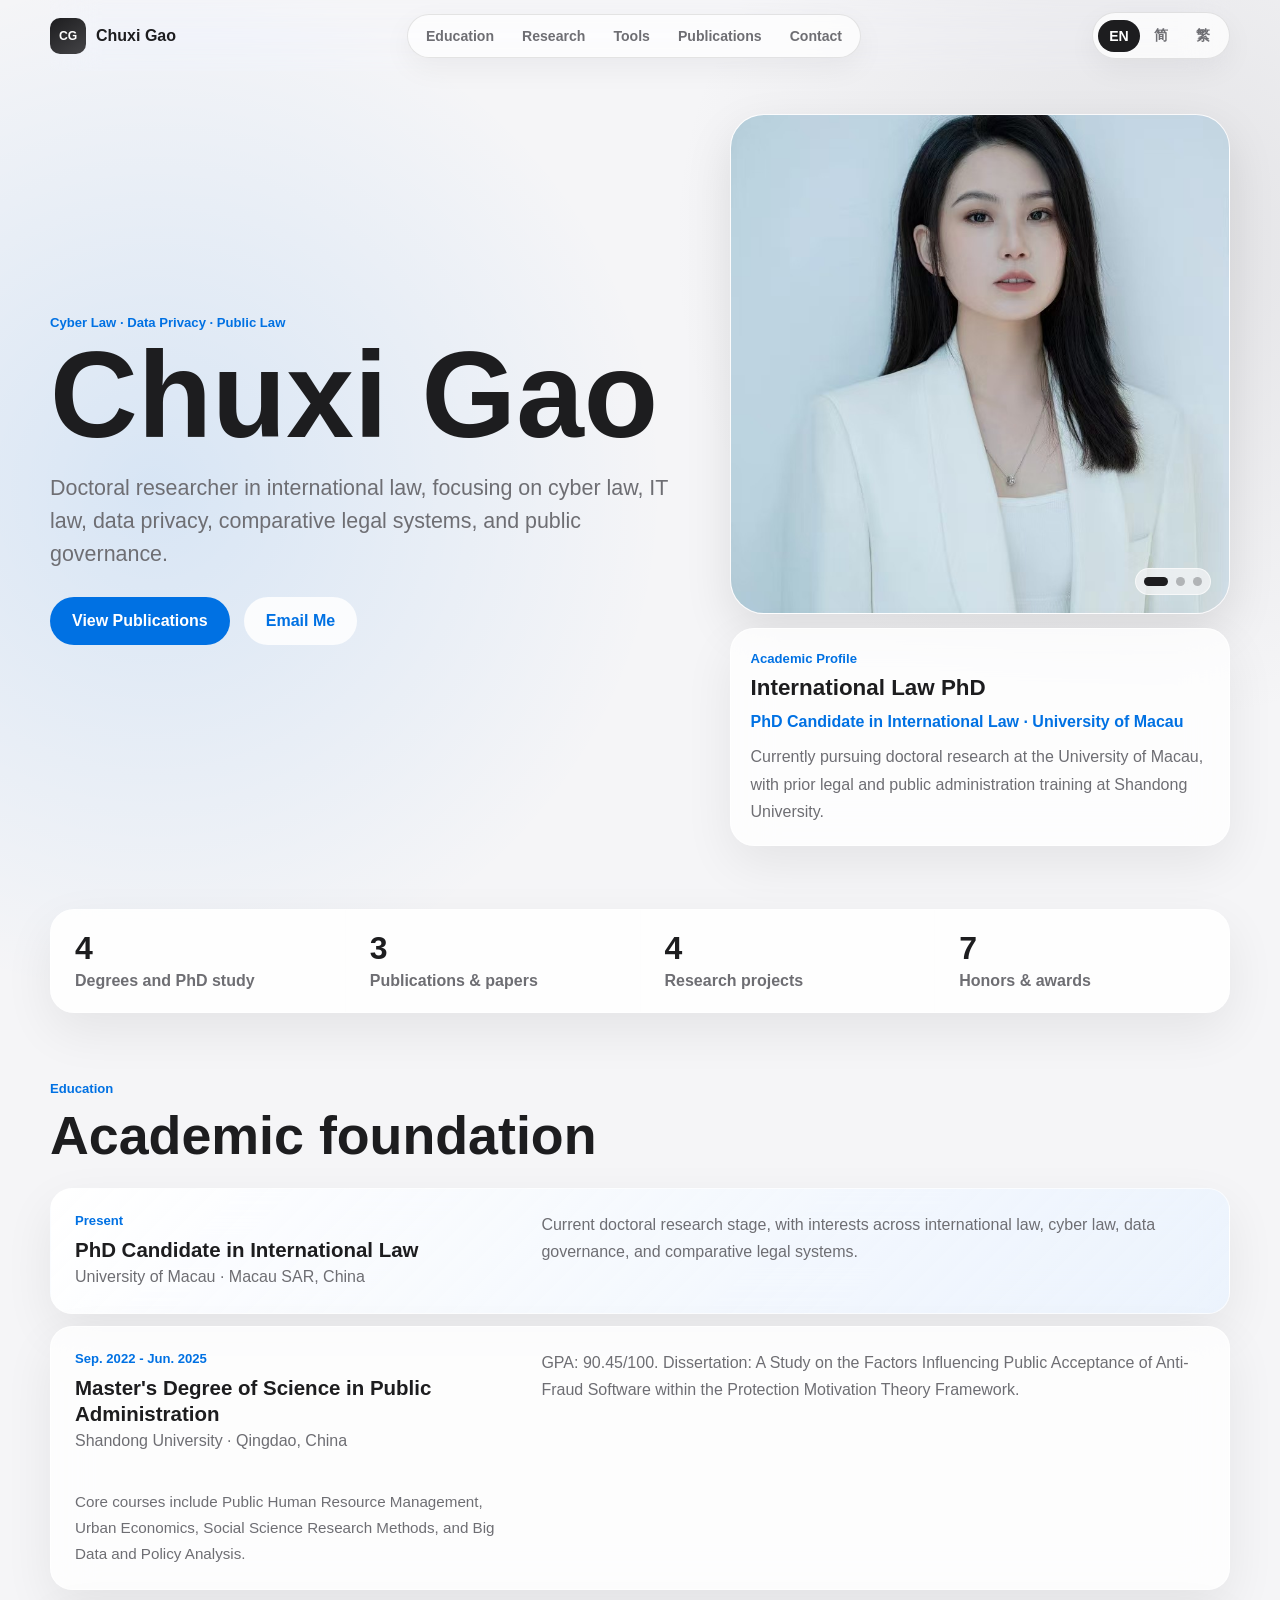
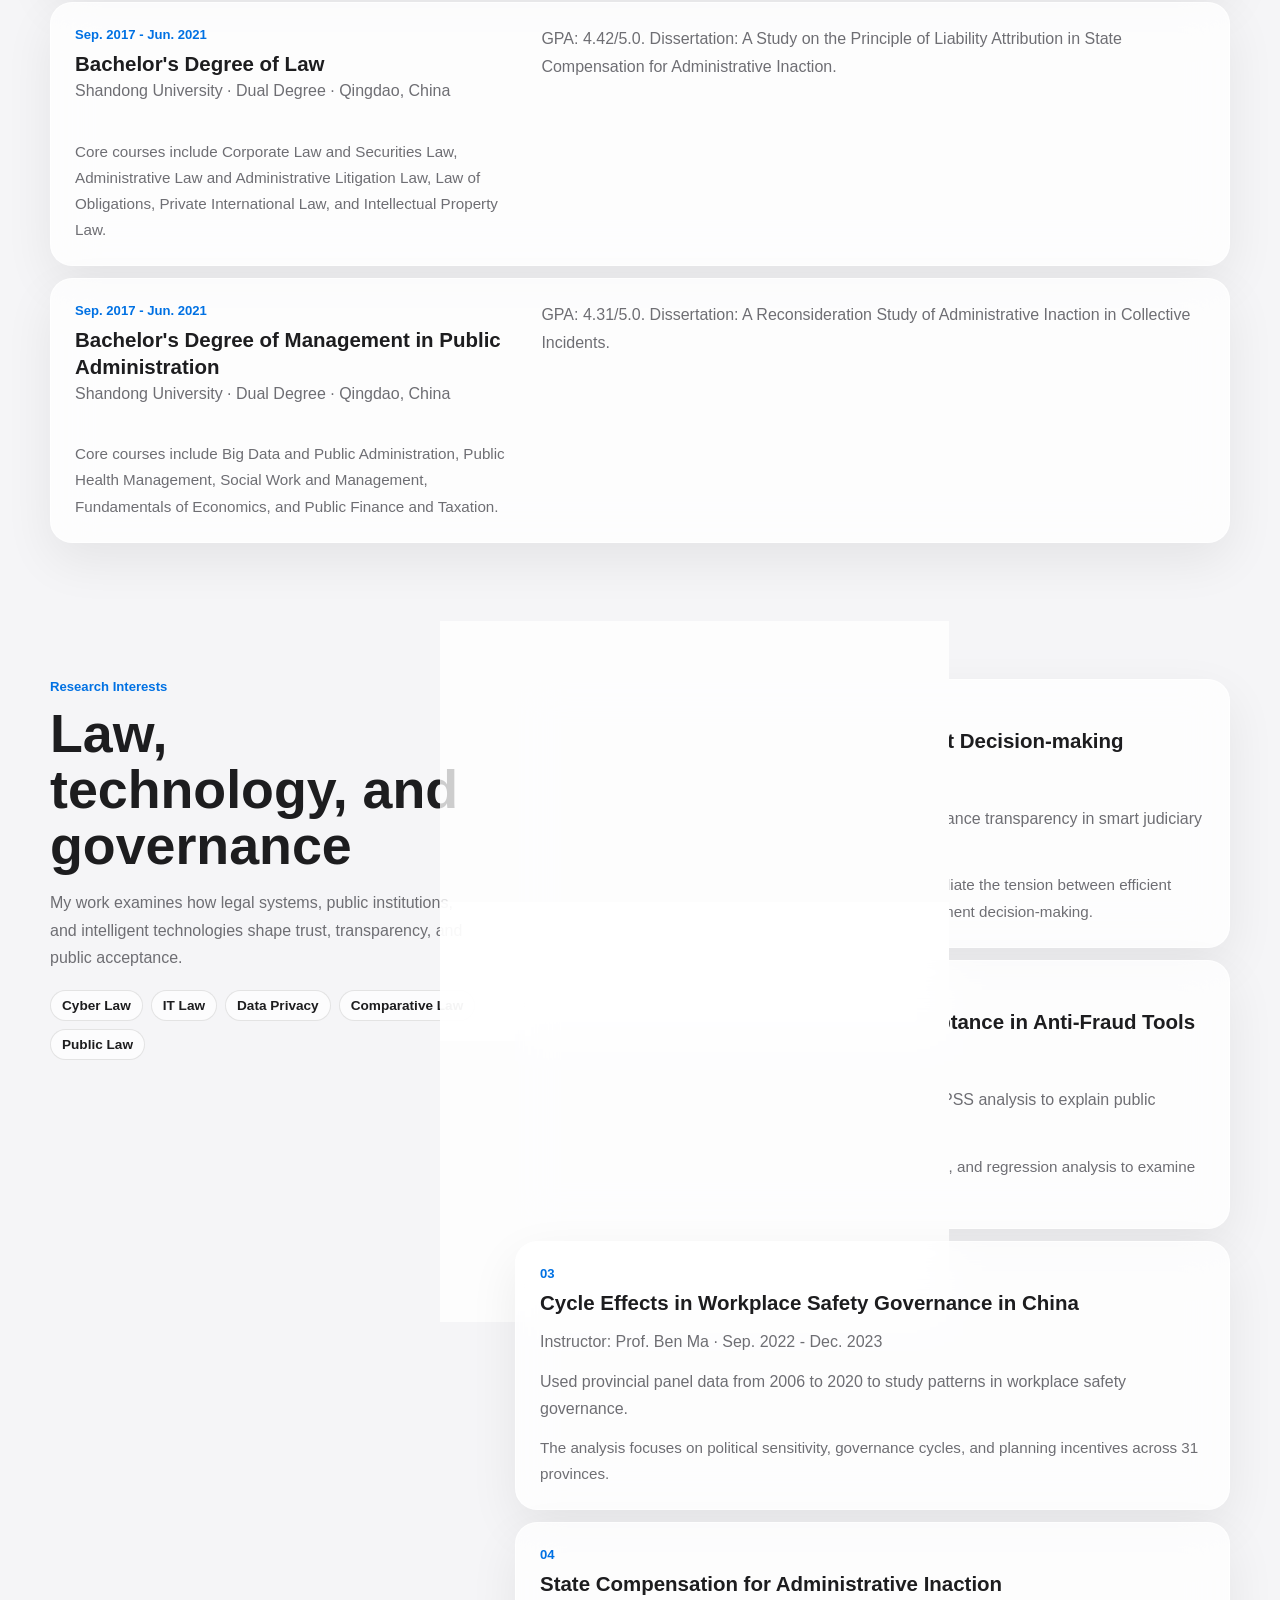
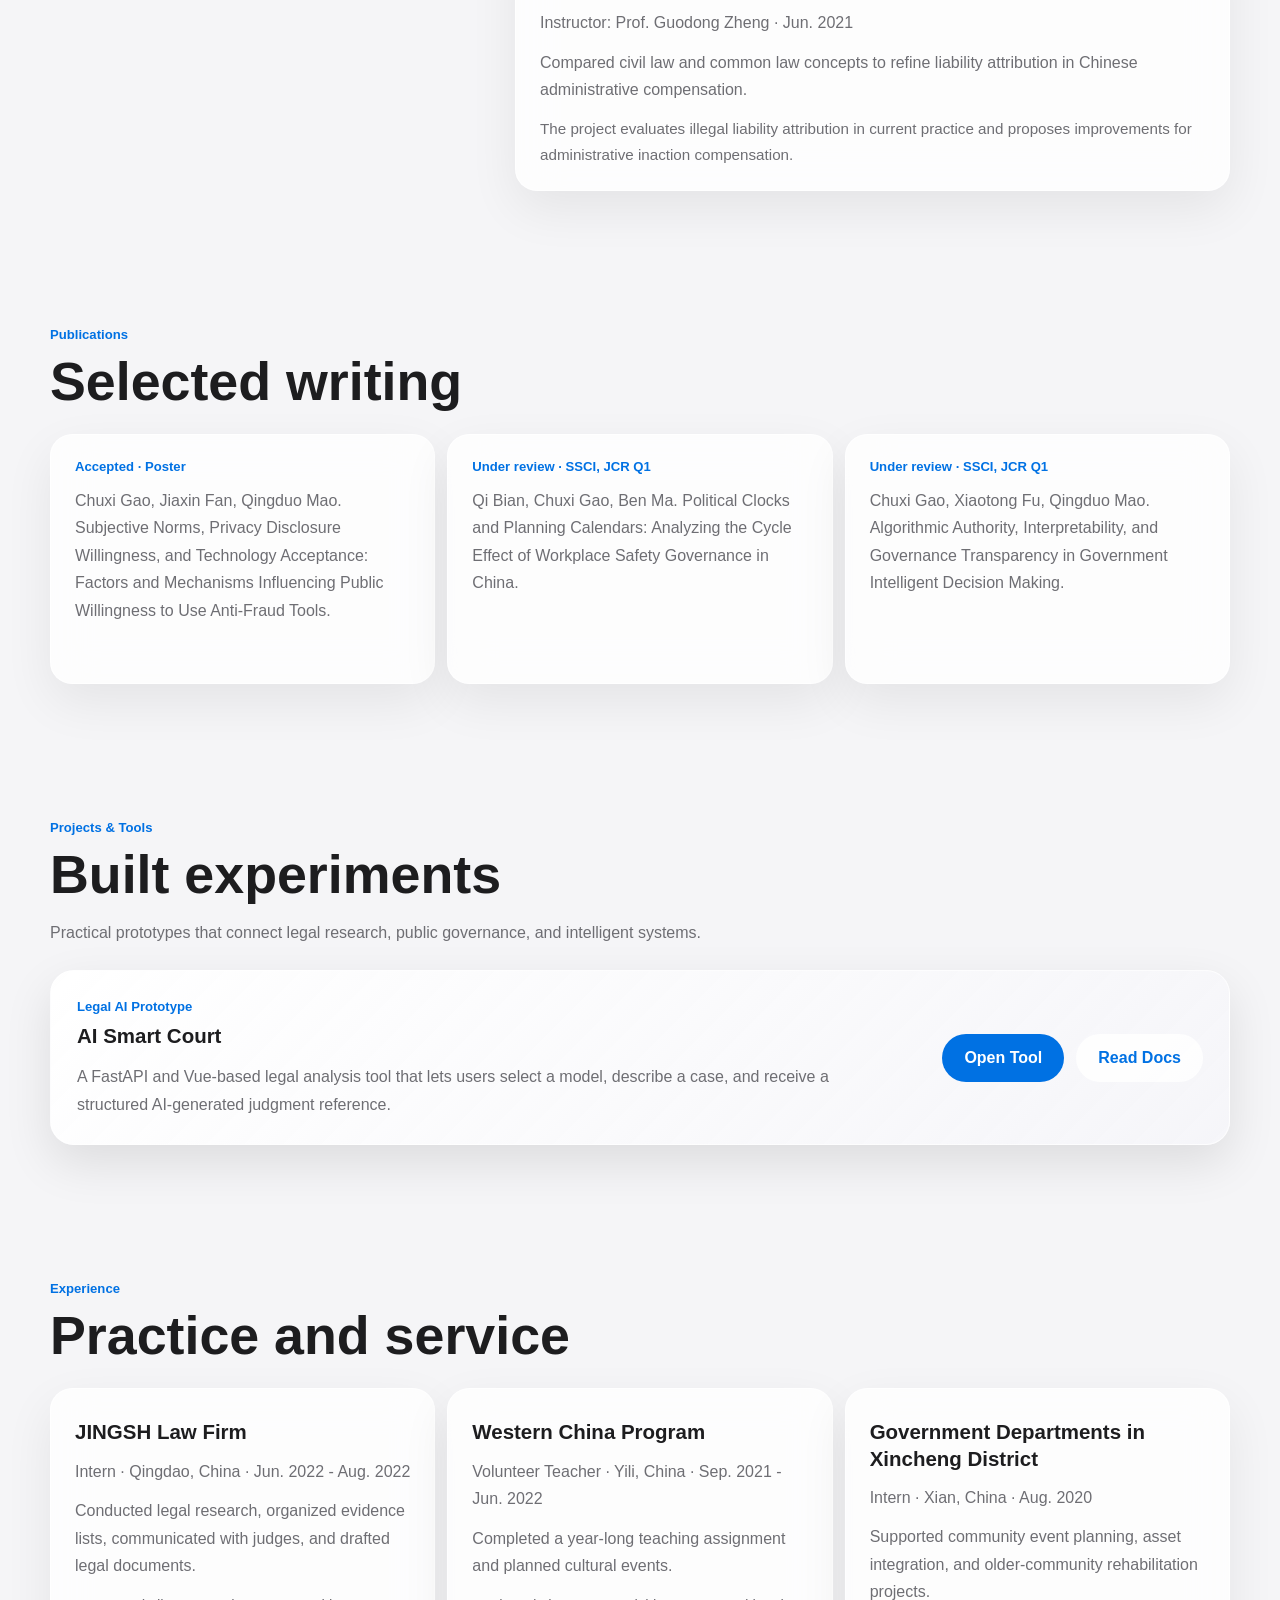
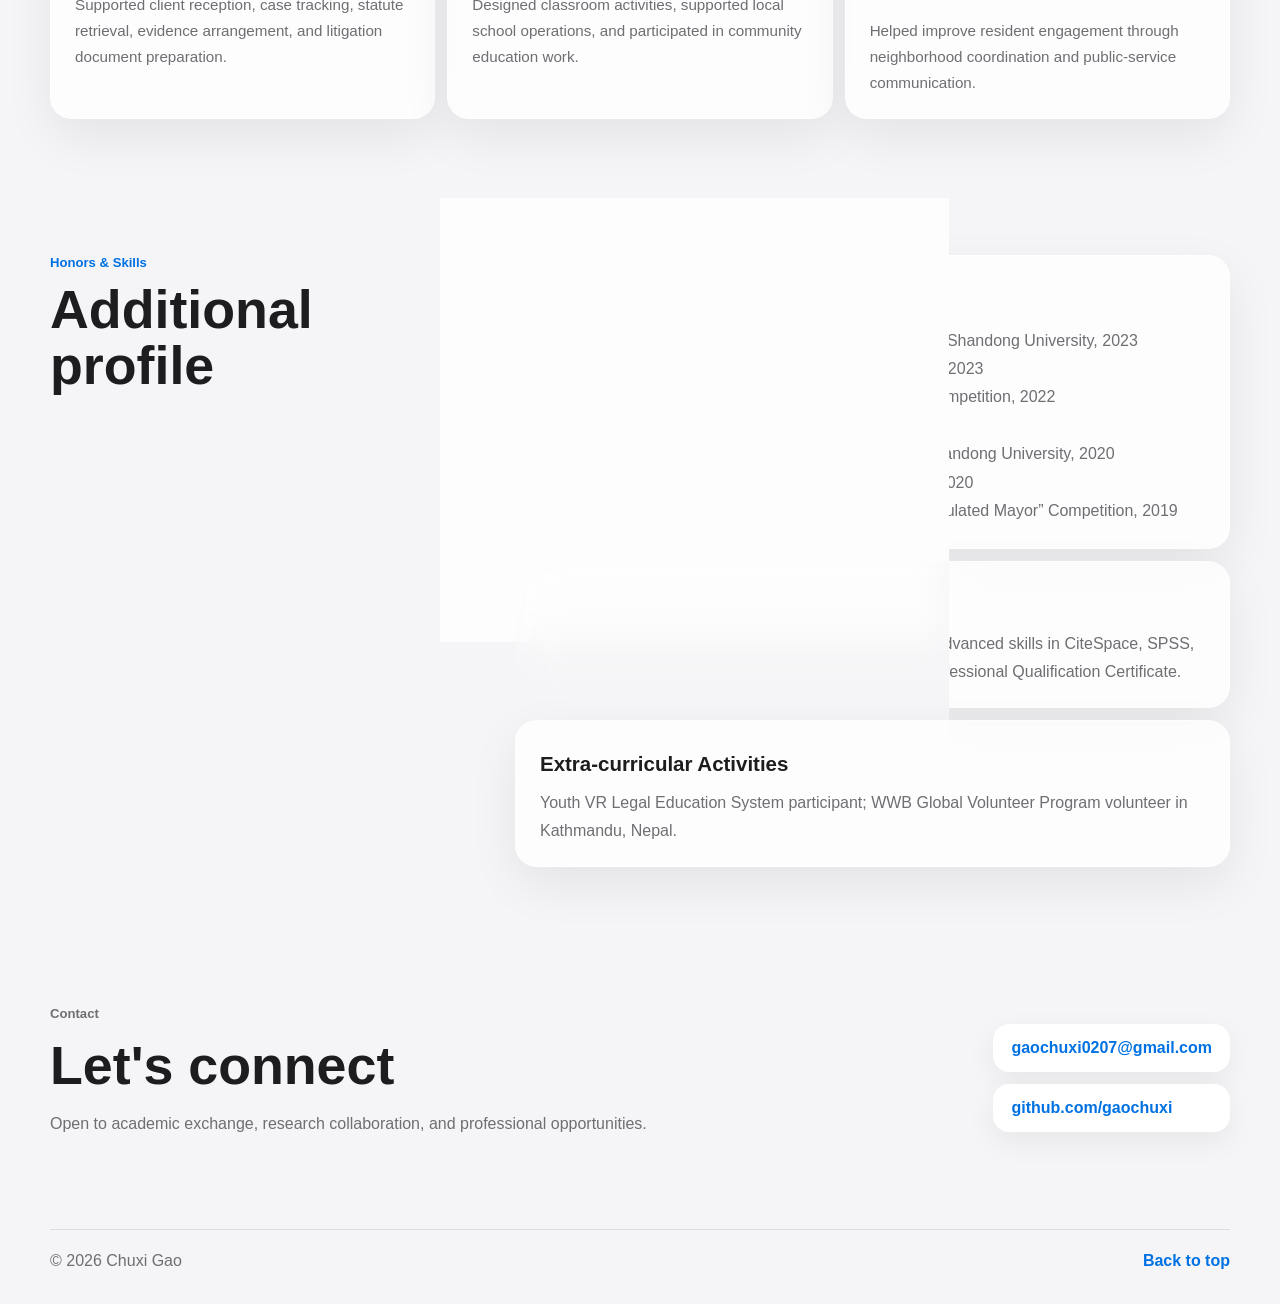
<file: index.html>
<!doctype html>
<html lang="en">
  <head>
    <meta charset="utf-8" />
    <meta name="viewport" content="width=device-width, initial-scale=1" />
    <meta
      name="description"
      content="Chuxi Gao's personal academic profile in cyber law, IT law, data privacy, public law, and public administration."
    />
    <title>Chuxi Gao | Academic Profile</title>
    <link rel="stylesheet" href="./styles.css" />
  </head>
  <body>
    <header class="site-header">
      <a class="brand" href="#top" aria-label="Chuxi Gao">
        <span class="brand-mark">CG</span>
        <span>Chuxi Gao</span>
      </a>

      <nav class="site-nav" aria-label="Primary navigation">
        <a href="#education" data-i18n="nav.education">Education</a>
        <a href="#research" data-i18n="nav.research">Research</a>
        <a href="#tools" data-i18n="nav.tools">Tools</a>
        <a href="#publications" data-i18n="nav.publications">Publications</a>
        <a href="#contact" data-i18n="nav.contact">Contact</a>
      </nav>

      <div class="language-switcher" aria-label="Language selector">
        <button class="lang-button is-active" type="button" data-lang="en">EN</button>
        <button class="lang-button" type="button" data-lang="zh">简</button>
        <button class="lang-button" type="button" data-lang="zhHant">繁</button>
      </div>
    </header>

    <main id="top">
      <section class="hero" aria-labelledby="hero-title">
        <div class="hero-copy">
          <p class="eyebrow" data-i18n="hero.kicker">Cyber Law · Data Privacy · Public Law</p>
          <h1 id="hero-title" data-i18n="hero.name">Chuxi Gao</h1>
          <p class="hero-subtitle" data-i18n="hero.subtitle">
            Researcher in public administration and law, focusing on cyber law, IT law,
            data privacy, comparative legal systems, and public governance.
          </p>
          <div class="hero-actions">
            <a class="button primary" href="#publications" data-i18n="hero.primary">View Publications</a>
            <a class="button secondary" href="mailto:gaochuxi0207@gmail.com" data-i18n="hero.secondary">
              Email Me
            </a>
          </div>
        </div>

        <aside class="profile-panel" aria-label="Profile summary">
          <div class="hero-photo carousel" aria-label="Chuxi Gao photo carousel">
            <img class="carousel-image is-active" src="./assets/images/chuxi-portrait.jpg" alt="Portrait of Chuxi Gao" />
            <img class="carousel-image" src="./assets/images/chuxi-full.jpg" alt="Chuxi Gao in a white suit" />
            <img class="carousel-image" src="./assets/images/chuxi-candid.jpg" alt="A candid personal photo of Chuxi Gao" />
            <div class="carousel-controls" aria-label="Photo carousel controls">
              <button class="carousel-dot is-active" type="button" aria-label="Show portrait photo" data-slide="0"></button>
              <button class="carousel-dot" type="button" aria-label="Show full-length photo" data-slide="1"></button>
              <button class="carousel-dot" type="button" aria-label="Show candid photo" data-slide="2"></button>
            </div>
          </div>
          <div class="profile-card">
            <span class="profile-label" data-i18n="hero.cardLabel">Academic Profile</span>
            <strong data-i18n="hero.cardTitle">Public Administration & Law</strong>
            <p class="profile-role" data-i18n="hero.current">PhD Candidate in International Law · University of Macau</p>
            <p data-i18n="hero.cardText">
              Shandong University graduate with dual bachelor's degrees and a master's degree in public administration.
            </p>
          </div>
        </aside>
      </section>

      <section class="stats-strip" aria-label="Profile highlights">
        <div>
          <strong>4</strong>
          <span data-i18n="stats.degrees">Degrees</span>
        </div>
        <div>
          <strong>3</strong>
          <span data-i18n="stats.papers">Publications & papers</span>
        </div>
        <div>
          <strong>4</strong>
          <span data-i18n="stats.projects">Research projects</span>
        </div>
        <div>
          <strong>7</strong>
          <span data-i18n="stats.awards">Honors & awards</span>
        </div>
      </section>

      <section id="education" class="section">
        <div class="section-heading">
          <p class="section-kicker" data-i18n="sections.educationKicker">Education</p>
          <h2 data-i18n="sections.educationTitle">Academic foundation</h2>
        </div>
        <div class="timeline">
          <article class="timeline-item current">
            <div>
              <span class="date" data-i18n="edu.phd.date">Present</span>
              <h3 data-i18n="edu.phd.title">PhD Candidate in International Law</h3>
              <p data-i18n="edu.phd.school">University of Macau · Macau SAR, China</p>
            </div>
            <p data-i18n="edu.phd.detail">
              Current doctoral research stage, with interests across international law, cyber law, data governance,
              and comparative legal systems.
            </p>
          </article>

          <article class="timeline-item">
            <div>
              <span class="date">Sep. 2022 - Jun. 2025</span>
              <h3 data-i18n="edu.master.title">Master's Degree of Science in Public Administration</h3>
              <p data-i18n="edu.master.school">Shandong University · Qingdao, China</p>
            </div>
            <p data-i18n="edu.master.detail">
              GPA: 90.45/100. Dissertation: A Study on the Factors Influencing Public Acceptance of
              Anti-Fraud Software within the Protection Motivation Theory Framework.
            </p>
            <p class="detail-note" data-i18n="edu.master.courses">
              Core courses include Public Human Resource Management, Urban Economics, Social Science Research Methods,
              and Big Data and Policy Analysis.
            </p>
          </article>

          <article class="timeline-item">
            <div>
              <span class="date">Sep. 2017 - Jun. 2021</span>
              <h3 data-i18n="edu.law.title">Bachelor's Degree of Law</h3>
              <p data-i18n="edu.law.school">Shandong University · Dual Degree · Qingdao, China</p>
            </div>
            <p data-i18n="edu.law.detail">
              GPA: 4.42/5.0. Dissertation: A Study on the Principle of Liability Attribution in State
              Compensation for Administrative Inaction.
            </p>
            <p class="detail-note" data-i18n="edu.law.courses">
              Core courses include Corporate Law and Securities Law, Administrative Law and Administrative Litigation Law,
              Law of Obligations, Private International Law, and Intellectual Property Law.
            </p>
          </article>

          <article class="timeline-item">
            <div>
              <span class="date">Sep. 2017 - Jun. 2021</span>
              <h3 data-i18n="edu.management.title">Bachelor's Degree of Management in Public Administration</h3>
              <p data-i18n="edu.management.school">Shandong University · Dual Degree · Qingdao, China</p>
            </div>
            <p data-i18n="edu.management.detail">
              GPA: 4.31/5.0. Dissertation: A Reconsideration Study of Administrative Inaction in Collective Incidents.
            </p>
            <p class="detail-note" data-i18n="edu.management.courses">
              Core courses include Big Data and Public Administration, Public Health Management,
              Social Work and Management, Fundamentals of Economics, and Public Finance and Taxation.
            </p>
          </article>
        </div>
      </section>

      <section id="research" class="section two-column">
        <div class="section-heading sticky-heading">
          <p class="section-kicker" data-i18n="sections.researchKicker">Research Interests</p>
          <h2 data-i18n="sections.researchTitle">Law, technology, and governance</h2>
          <p data-i18n="sections.researchText">
            My work examines how legal systems, public institutions, and intelligent technologies shape trust,
            transparency, and public acceptance.
          </p>
          <div class="tag-cloud" aria-label="Research keywords">
            <span data-i18n="research.tag.one">Cyber Law</span>
            <span data-i18n="research.tag.two">IT Law</span>
            <span data-i18n="research.tag.three">Data Privacy</span>
            <span data-i18n="research.tag.four">Comparative Law</span>
            <span data-i18n="research.tag.five">Public Law</span>
          </div>
        </div>

        <div class="research-list">
          <article class="glass-card">
            <span>01</span>
            <h3 data-i18n="research.judicial.title">Intelligent Judicial Practice in Government Decision-making</h3>
            <p data-i18n="research.judicial.meta">Instructor: Prof. Qingduo Mao · Jul. 2023 - Present</p>
            <p data-i18n="research.judicial.body">
              Examined algorithmic authority, explainability, and governance transparency in smart judiciary practices.
            </p>
            <p class="detail-note" data-i18n="research.judicial.more">
              The project discusses how algorithmic explainability can mediate the tension between efficient authority
              and accountable transparency in intelligent government decision-making.
            </p>
          </article>

          <article class="glass-card">
            <span>02</span>
            <h3 data-i18n="research.privacy.title">Privacy Disclosure and Technology Acceptance in Anti-Fraud Tools</h3>
            <p data-i18n="research.privacy.meta">Instructor: Prof. Ben Ma · Jan. 2023 - Feb. 2024</p>
            <p data-i18n="research.privacy.body">
              Built an empirical model with 1,000 questionnaires and SPSS analysis to explain public willingness to use anti-fraud technologies.
            </p>
            <p class="detail-note" data-i18n="research.privacy.more">
              The study combines questionnaire design, correlation testing, and regression analysis to examine privacy
              disclosure willingness and technology acceptance.
            </p>
          </article>

          <article class="glass-card">
            <span>03</span>
            <h3 data-i18n="research.safety.title">Cycle Effects in Workplace Safety Governance in China</h3>
            <p data-i18n="research.safety.meta">Instructor: Prof. Ben Ma · Sep. 2022 - Dec. 2023</p>
            <p data-i18n="research.safety.body">
              Used provincial panel data from 2006 to 2020 to study patterns in workplace safety governance.
            </p>
            <p class="detail-note" data-i18n="research.safety.more">
              The analysis focuses on political sensitivity, governance cycles, and planning incentives across 31 provinces.
            </p>
          </article>

          <article class="glass-card">
            <span>04</span>
            <h3 data-i18n="research.compensation.title">State Compensation for Administrative Inaction</h3>
            <p data-i18n="research.compensation.meta">Instructor: Prof. Guodong Zheng · Jun. 2021</p>
            <p data-i18n="research.compensation.body">
              Compared civil law and common law concepts to refine liability attribution in Chinese administrative compensation.
            </p>
            <p class="detail-note" data-i18n="research.compensation.more">
              The project evaluates illegal liability attribution in current practice and proposes improvements for
              administrative inaction compensation.
            </p>
          </article>
        </div>
      </section>

      <section id="publications" class="section">
        <div class="section-heading">
          <p class="section-kicker" data-i18n="sections.publicationsKicker">Publications</p>
          <h2 data-i18n="sections.publicationsTitle">Selected writing</h2>
        </div>
        <div class="publication-list">
          <article>
            <span data-i18n="pub.one.status">Accepted · Poster</span>
            <p data-i18n="pub.one.text">
              Chuxi Gao, Jiaxin Fan, Qingduo Mao. Subjective Norms, Privacy Disclosure Willingness,
              and Technology Acceptance: Factors and Mechanisms Influencing Public Willingness to Use Anti-Fraud Tools.
            </p>
          </article>
          <article>
            <span data-i18n="pub.two.status">Under review · SSCI, JCR Q1</span>
            <p data-i18n="pub.two.text">
              Qi Bian, Chuxi Gao, Ben Ma. Political Clocks and Planning Calendars:
              Analyzing the Cycle Effect of Workplace Safety Governance in China.
            </p>
          </article>
          <article>
            <span data-i18n="pub.three.status">Under review · SSCI, JCR Q1</span>
            <p data-i18n="pub.three.text">
              Chuxi Gao, Xiaotong Fu, Qingduo Mao. Algorithmic Authority, Interpretability,
              and Governance Transparency in Government Intelligent Decision Making.
            </p>
          </article>
        </div>
      </section>

      <section id="tools" class="section">
        <div class="section-heading">
          <p class="section-kicker" data-i18n="sections.toolsKicker">Projects & Tools</p>
          <h2 data-i18n="sections.toolsTitle">Built experiments</h2>
          <p data-i18n="sections.toolsText">
            Practical prototypes that connect legal research, public governance, and intelligent systems.
          </p>
        </div>
        <div class="tool-list">
          <article class="tool-card">
            <div>
              <span class="tool-tag" data-i18n="tools.aiJudge.tag">Legal AI Prototype</span>
              <h3 data-i18n="tools.aiJudge.title">AI Smart Court</h3>
              <p data-i18n="tools.aiJudge.body">
                A FastAPI and Vue-based legal analysis tool that lets users select a model, describe a case,
                and receive a structured AI-generated judgment reference.
              </p>
            </div>
            <div class="tool-actions">
              <a class="button primary" href="http://8.148.191.137:9001/" target="_blank" rel="noreferrer" data-i18n="tools.aiJudge.preview">Open Tool</a>
              <a class="button secondary" href="./tools/ai-judge/README.md" data-i18n="tools.aiJudge.docs">Read Docs</a>
            </div>
          </article>
        </div>
      </section>

      <section id="experience" class="section">
        <div class="section-heading">
          <p class="section-kicker" data-i18n="sections.experienceKicker">Experience</p>
          <h2 data-i18n="sections.experienceTitle">Practice and service</h2>
        </div>
        <div class="card-grid">
          <article class="compact-card">
            <h3 data-i18n="exp.law.title">JINGSH Law Firm</h3>
            <p data-i18n="exp.law.meta">Intern · Qingdao, China · Jun. 2022 - Aug. 2022</p>
            <p data-i18n="exp.law.body">Conducted legal research, organized evidence lists, communicated with judges, and drafted legal documents.</p>
            <p class="detail-note" data-i18n="exp.law.more">Supported client reception, case tracking, statute retrieval, evidence arrangement, and litigation document preparation.</p>
          </article>
          <article class="compact-card">
            <h3 data-i18n="exp.teacher.title">Western China Program</h3>
            <p data-i18n="exp.teacher.meta">Volunteer Teacher · Yili, China · Sep. 2021 - Jun. 2022</p>
            <p data-i18n="exp.teacher.body">Completed a year-long teaching assignment and planned cultural events.</p>
            <p class="detail-note" data-i18n="exp.teacher.more">Designed classroom activities, supported local school operations, and participated in community education work.</p>
          </article>
          <article class="compact-card">
            <h3 data-i18n="exp.gov.title">Government Departments in Xincheng District</h3>
            <p data-i18n="exp.gov.meta">Intern · Xian, China · Aug. 2020</p>
            <p data-i18n="exp.gov.body">Supported community event planning, asset integration, and older-community rehabilitation projects.</p>
            <p class="detail-note" data-i18n="exp.gov.more">Helped improve resident engagement through neighborhood coordination and public-service communication.</p>
          </article>
        </div>
      </section>

      <section class="section two-column">
        <div class="section-heading sticky-heading">
          <p class="section-kicker" data-i18n="sections.moreKicker">Honors & Skills</p>
          <h2 data-i18n="sections.moreTitle">Additional profile</h2>
        </div>
        <div class="info-stack">
          <article class="glass-card">
            <h3 data-i18n="honors.title">Honors & Awards</h3>
            <ul>
              <li data-i18n="honors.one">Second-class Scholarship for Outstanding Students in Shandong University, 2023</li>
              <li data-i18n="honors.two">Outstanding Master's Student of Shandong University, 2023</li>
              <li data-i18n="honors.three">Provincial Second Prize of Shandong Digital Media Competition, 2022</li>
              <li data-i18n="honors.four">Outstanding Graduates of Shandong University, 2021</li>
              <li data-i18n="honors.five">First-class Scholarship for Outstanding Students in Shandong University, 2020</li>
              <li data-i18n="honors.six">Outstanding Student Leader of Shandong University, 2020</li>
              <li data-i18n="honors.seven">National Third Prize in the 9th National University “Simulated Mayor” Competition, 2019</li>
            </ul>
          </article>
          <article class="glass-card">
            <h3 data-i18n="skills.title">Languages, Skills & Certificate</h3>
            <p data-i18n="skills.body">
              Mandarin native speaker; English proficient, IELTS 6.5. Advanced skills in CiteSpace,
              SPSS, Python, Credamo, and LaTeX. National Unified Legal Professional Qualification Certificate.
            </p>
          </article>
          <article class="glass-card">
            <h3 data-i18n="activities.title">Extra-curricular Activities</h3>
            <p data-i18n="activities.body">
              Youth VR Legal Education System participant; WWB Global Volunteer Program volunteer in Kathmandu, Nepal.
            </p>
          </article>
        </div>
      </section>

      <section id="contact" class="section contact-section">
        <div>
          <p class="section-kicker" data-i18n="sections.contactKicker">Contact</p>
          <h2 data-i18n="sections.contactTitle">Let's connect</h2>
          <p data-i18n="sections.contactText">Open to academic exchange, research collaboration, and professional opportunities.</p>
        </div>
        <div class="contact-list">
          <a href="mailto:gaochuxi0207@gmail.com">gaochuxi0207@gmail.com</a>
          <a href="https://github.com/gaochuxi" target="_blank" rel="noreferrer">github.com/gaochuxi</a>
        </div>
      </section>
    </main>

    <footer class="site-footer">
      <span>© <span id="year"></span> Chuxi Gao</span>
      <a href="#top" data-i18n="footer.top">Back to top</a>
    </footer>

    <script src="./script.js"></script>
  </body>
</html>
</file>
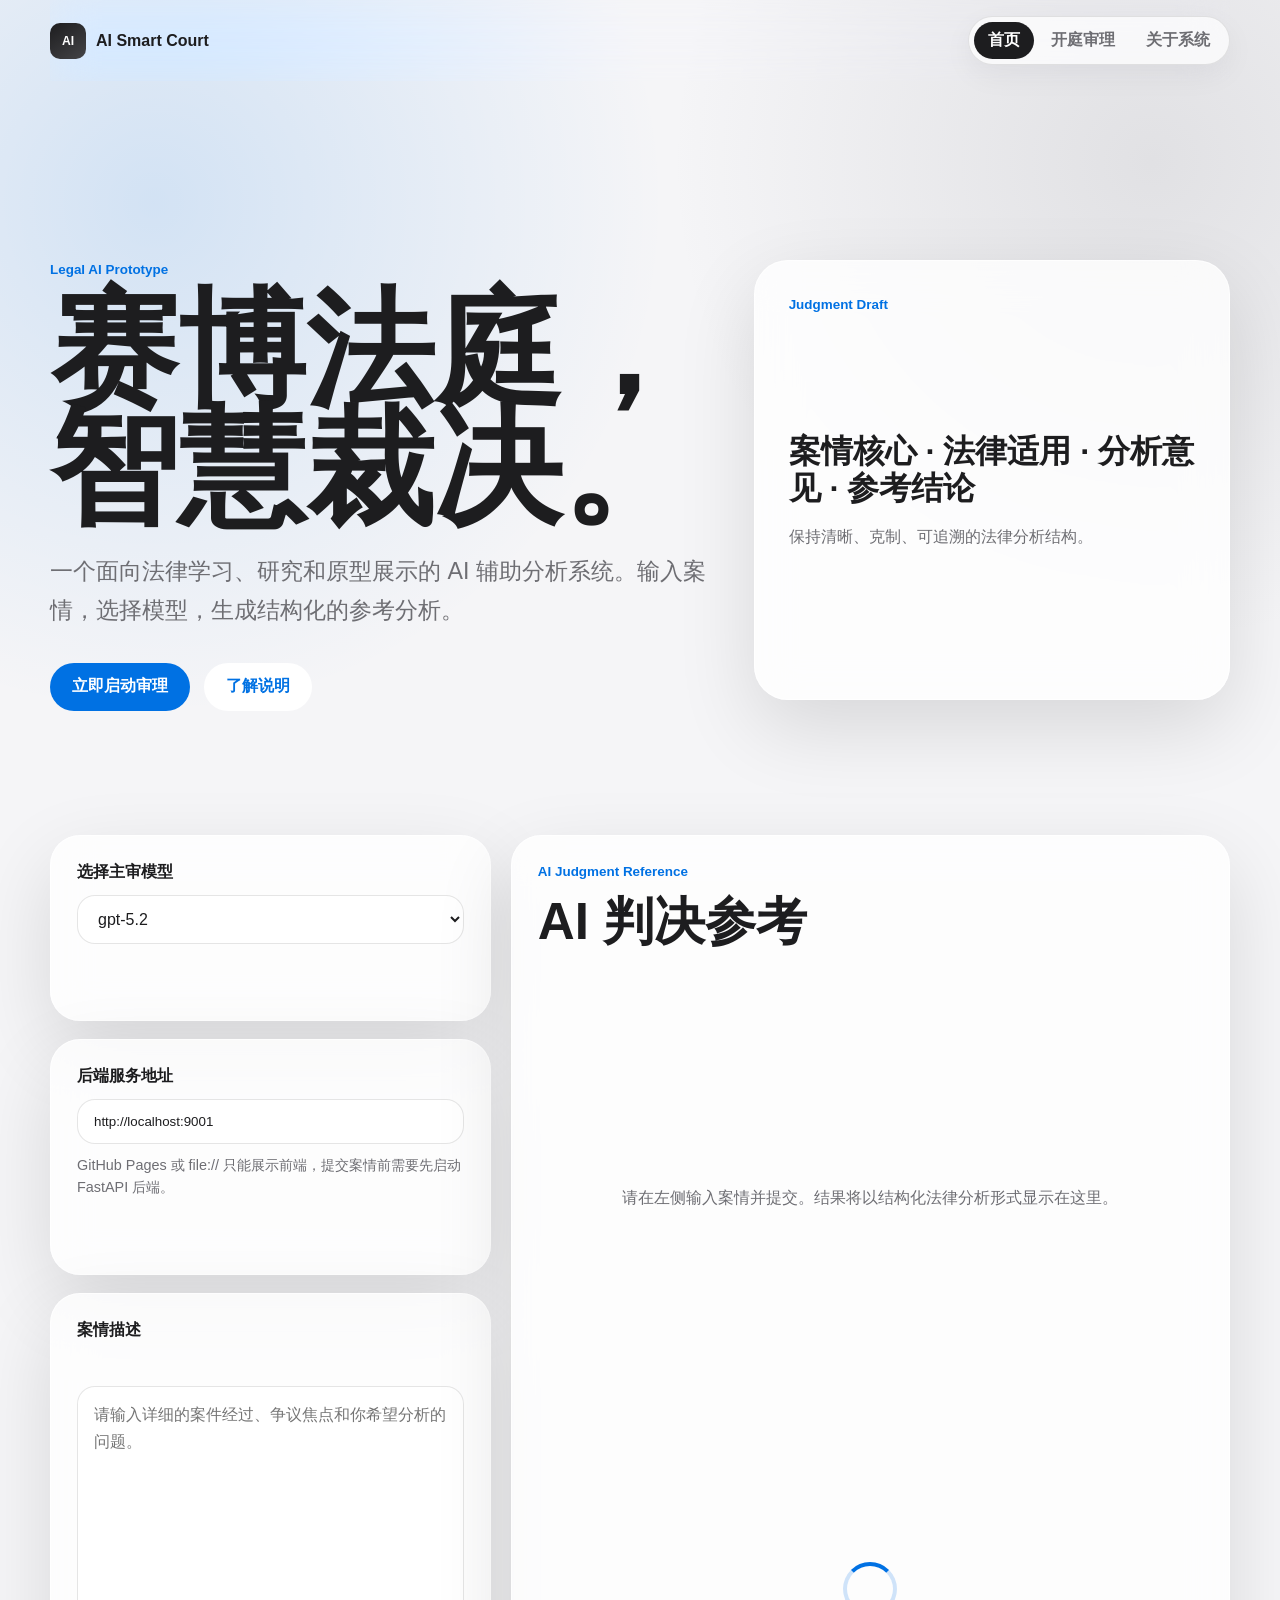
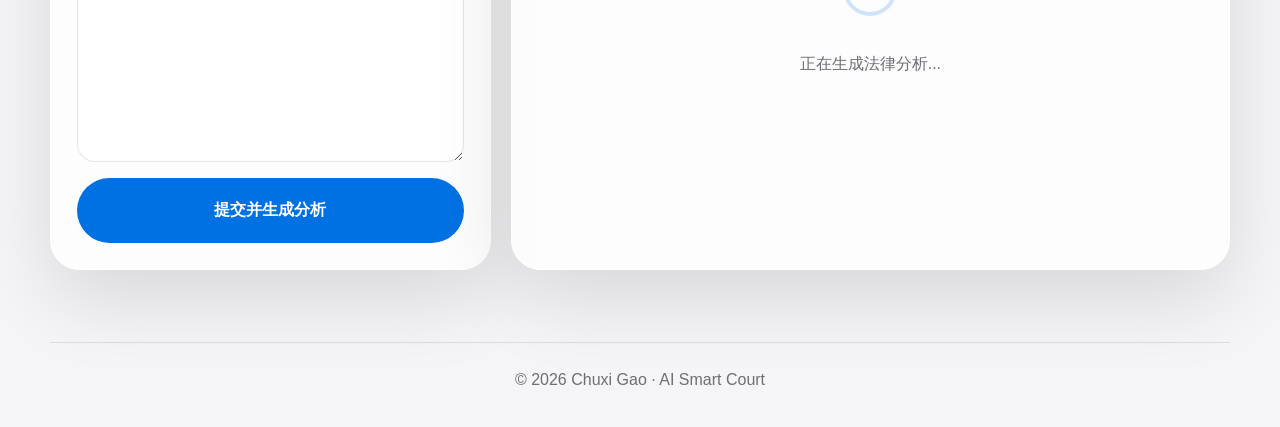
<file: tools/ai-judge/templates/index.html>
<!doctype html>
<html lang="zh-CN">
  <head>
    <meta charset="utf-8" />
    <meta name="viewport" content="width=device-width, initial-scale=1" />
    <title>AI 智慧法庭 | Chuxi Gao</title>
    <link rel="stylesheet" href="./static/styles.css" />
  </head>
  <body>
    <div class="app-shell">
      <header class="court-header">
        <a class="brand" href="/">
          <span class="brand-mark">AI</span>
          <span>AI Smart Court</span>
        </a>
        <nav class="court-nav" aria-label="AI Smart Court navigation">
          <button class="active" type="button" data-page-button="home">首页</button>
          <button type="button" data-page-button="court">开庭审理</button>
          <button type="button" data-page-button="about">关于系统</button>
        </nav>
      </header>

      <main>
        <section class="page-view hero-view active" data-page="home">
          <div>
            <p class="eyebrow">Legal AI Prototype</p>
            <h1>赛博法庭，智慧裁决。</h1>
            <p class="lead">
              一个面向法律学习、研究和原型展示的 AI 辅助分析系统。输入案情，选择模型，生成结构化的参考分析。
            </p>
            <div class="actions">
              <button class="primary-button" type="button" data-go-page="court">立即启动审理</button>
              <button class="secondary-button" type="button" data-go-page="about">了解说明</button>
            </div>
          </div>
          <aside class="preview-card">
            <span>Judgment Draft</span>
            <strong>案情核心 · 法律适用 · 分析意见 · 参考结论</strong>
            <p>保持清晰、克制、可追溯的法律分析结构。</p>
          </aside>
        </section>

        <section class="page-view court-grid" data-page="court">
          <aside class="control-stack">
            <div class="panel">
              <label for="model">选择主审模型</label>
              <select id="model">
                <option value="">加载模型中...</option>
              </select>
            </div>

            <div class="panel api-panel">
              <label for="api-base">后端服务地址</label>
              <input id="api-base" type="url" placeholder="例如：http://localhost:9001" />
              <p>
                GitHub Pages 或 file:// 只能展示前端，提交案情前需要先启动 FastAPI 后端。
              </p>
            </div>

            <div class="panel case-panel">
              <label for="case">案情描述</label>
              <textarea id="case" placeholder="请输入详细的案件经过、争议焦点和你希望分析的问题。"></textarea>
              <button class="primary-button full" id="submit-case" type="button">提交并生成分析</button>
            </div>
          </aside>

          <section class="result-panel">
            <div class="result-header">
              <span>AI Judgment Reference</span>
              <h2>AI 判决参考</h2>
            </div>
            <div class="empty-state" id="empty-state">
              请在左侧输入案情并提交。结果将以结构化法律分析形式显示在这里。
            </div>
            <div class="loading-state" id="loading-state" hidden>
              <div class="spinner"></div>
              <p>正在生成法律分析...</p>
            </div>
            <pre class="verdict" id="verdict" hidden></pre>
          </section>
        </section>

        <section class="page-view about-view" data-page="about">
          <p class="eyebrow">About</p>
          <h1>关于 AI 智慧法庭</h1>
          <p>
            这是一个探索法律研究与人工智能结合方式的实验性工具。它可以帮助整理案情、提示争点、生成结构化分析，
            但不能替代律师、法官或正式法律程序。
          </p>
          <p class="notice">免责声明：AI 输出仅供学习、研究和原型展示参考，不构成正式法律意见。</p>
        </section>
      </main>

      <footer>© 2026 Chuxi Gao · AI Smart Court</footer>
    </div>

    <script>
      const fallbackModels = [
        "gpt-5.2",
        "gpt-5.1",
        "gpt-5",
        "gpt-4o",
        "gpt-4.1",
        "deepseek-r1",
        "deepseek-v3",
        "gpt-4o-mini",
        "gpt-3.5-turbo",
      ];

      const pageButtons = document.querySelectorAll("[data-page-button]");
      const goPageButtons = document.querySelectorAll("[data-go-page]");
      const pages = document.querySelectorAll("[data-page]");
      const modelSelect = document.querySelector("#model");
      const apiBaseInput = document.querySelector("#api-base");
      const caseInput = document.querySelector("#case");
      const submitButton = document.querySelector("#submit-case");
      const emptyState = document.querySelector("#empty-state");
      const loadingState = document.querySelector("#loading-state");
      const verdict = document.querySelector("#verdict");

      function getDefaultApiBase() {
        if (window.location.protocol === "http:" || window.location.protocol === "https:") {
          const isStaticGithubPage = window.location.hostname.endsWith("github.io");
          const isTemplatePreview = window.location.pathname.includes("/templates/");
          if (!isStaticGithubPage && !isTemplatePreview) {
            return window.location.origin;
          }
        }
        return localStorage.getItem("aiJudgeApiBase") || "http://localhost:9001";
      }

      function getApiBase() {
        return (apiBaseInput.value || "").replace(/\/$/, "");
      }

      apiBaseInput.value = getDefaultApiBase();

      function setPage(pageName) {
        pages.forEach((page) => page.classList.toggle("active", page.dataset.page === pageName));
        pageButtons.forEach((button) => button.classList.toggle("active", button.dataset.pageButton === pageName));
      }

      function fillModels(models) {
        modelSelect.innerHTML = "";
        models.forEach((model) => {
          const option = document.createElement("option");
          option.value = model;
          option.textContent = model;
          modelSelect.appendChild(option);
        });
      }

      async function fetchModels() {
        try {
          const response = await fetch(`${getApiBase()}/api/models`);
          const data = await response.json();
          fillModels(data.models && data.models.length ? data.models : fallbackModels);
        } catch (error) {
          fillModels(fallbackModels);
        }
      }

      function typeWriter(text, isError) {
        verdict.textContent = "";
        verdict.hidden = false;
        verdict.classList.toggle("error", isError);
        let index = 0;
        const timer = setInterval(() => {
          if (index < text.length) {
            verdict.textContent += text.charAt(index);
            index += 1;
          } else {
            clearInterval(timer);
          }
        }, isError ? 5 : 16);
      }

      async function submitCase() {
        const description = caseInput.value.trim();
        if (!description) {
          emptyState.hidden = true;
          loadingState.hidden = true;
          typeWriter("案情描述过短，无法进行可靠分析。", true);
          return;
        }

        submitButton.disabled = true;
        submitButton.textContent = "AI 正在分析...";
        emptyState.hidden = true;
        verdict.hidden = true;
        loadingState.hidden = false;

        try {
          const response = await fetch("/api/judge", {
            method: "POST",
            headers: { "Content-Type": "application/json" },
            body: JSON.stringify({
              case_description: description,
              model_type: modelSelect.value,
            }),
            mode: "cors",
          });
          const data = await response.json();
          localStorage.setItem("aiJudgeApiBase", getApiBase());
          loadingState.hidden = true;
          typeWriter(data.verdict || "未收到有效分析结果。", false);
        } catch (error) {
          loadingState.hidden = true;
          typeWriter(
            `无法连接后端服务：${getApiBase()}\n\n请确认：\n1. 已在 tools/ai-judge 目录运行 python3 app.py；\n2. 浏览器能打开该后端地址；\n3. 如果从 GitHub Pages 打开前端，请在左侧填写可访问的后端服务地址。`,
            true
          );
        } finally {
          submitButton.disabled = false;
          submitButton.textContent = "提交并生成分析";
        }
      }

      pageButtons.forEach((button) => button.addEventListener("click", () => setPage(button.dataset.pageButton)));
      goPageButtons.forEach((button) => button.addEventListener("click", () => setPage(button.dataset.goPage)));
      submitButton.addEventListener("click", submitCase);
      fetchModels();
    </script>
  </body>
</html>
</file>
<file: styles.css>
:root {
  --bg: #f5f5f7;
  --surface: rgba(255, 255, 255, 0.78);
  --surface-strong: #ffffff;
  --ink: #1d1d1f;
  --muted: #6e6e73;
  --line: rgba(0, 0, 0, 0.1);
  --blue: #0071e3;
  --blue-dark: #005bb5;
  --shadow: 0 18px 48px rgba(0, 0, 0, 0.1);
}

* {
  box-sizing: border-box;
}

html {
  scroll-behavior: smooth;
}

body {
  margin: 0;
  background:
    radial-gradient(circle at 12% 8%, rgba(0, 113, 227, 0.12), transparent 32rem),
    radial-gradient(circle at 90% 4%, rgba(120, 120, 128, 0.15), transparent 30rem),
    var(--bg);
  color: var(--ink);
  font-family: -apple-system, BlinkMacSystemFont, "SF Pro Display", "SF Pro Text", "Segoe UI", sans-serif;
}

a {
  color: inherit;
  text-decoration: none;
}

.site-header {
  position: sticky;
  top: 0;
  z-index: 50;
  display: grid;
  grid-template-columns: auto 1fr auto;
  align-items: center;
  gap: 18px;
  width: min(1180px, calc(100% - 32px));
  margin: 0 auto;
  padding: 12px 0;
  backdrop-filter: saturate(180%) blur(22px);
}

.brand {
  display: inline-flex;
  align-items: center;
  gap: 10px;
  font-weight: 700;
  white-space: nowrap;
}

.brand-mark {
  display: grid;
  width: 36px;
  height: 36px;
  place-items: center;
  border-radius: 10px;
  background: linear-gradient(145deg, #1d1d1f, #444447);
  color: #fff;
  font-size: 0.76rem;
  font-weight: 800;
}

.site-nav,
.language-switcher {
  display: inline-flex;
  align-items: center;
  width: fit-content;
  padding: 5px;
  border: 1px solid var(--line);
  border-radius: 999px;
  background: rgba(255, 255, 255, 0.72);
  box-shadow: 0 10px 30px rgba(0, 0, 0, 0.05);
  justify-self: center;
}

.site-nav {
  gap: 2px;
}

.site-nav a,
.lang-button {
  border: 0;
  border-radius: 999px;
  background: transparent;
  color: var(--muted);
  cursor: pointer;
  font: inherit;
  font-size: 0.88rem;
  font-weight: 600;
}

.site-nav a {
  padding: 8px 13px;
}

.lang-button {
  min-width: 42px;
  padding: 8px 11px;
}

.site-nav a:hover,
.lang-button:hover,
.lang-button.is-active {
  background: var(--ink);
  color: #fff;
}

main,
.site-footer {
  width: min(1180px, calc(100% - 32px));
  margin: 0 auto;
}

.hero {
  display: grid;
  grid-template-columns: minmax(0, 1fr) minmax(340px, 0.78fr);
  align-items: center;
  min-height: calc(100vh - 62px);
  gap: 38px;
  padding: 24px 0 44px;
}

.eyebrow,
.section-kicker,
.profile-label,
.date,
.publication-list span,
.glass-card > span {
  margin: 0;
  color: var(--blue);
  font-size: 0.82rem;
  font-weight: 700;
  letter-spacing: 0;
}

h1,
h2,
h3,
p {
  overflow-wrap: anywhere;
}

h1 {
  max-width: 760px;
  margin: 10px 0 0;
  font-size: clamp(4rem, 10vw, 7.6rem);
  line-height: 0.92;
  letter-spacing: 0;
}

.hero-subtitle {
  max-width: 690px;
  margin: 20px 0 0;
  color: var(--muted);
  font-size: clamp(1.08rem, 1.8vw, 1.34rem);
  line-height: 1.55;
}

.hero-actions {
  display: flex;
  flex-wrap: wrap;
  gap: 14px;
  margin-top: 26px;
}

.button {
  display: inline-flex;
  align-items: center;
  justify-content: center;
  min-height: 48px;
  padding: 0 22px;
  border-radius: 999px;
  font-weight: 700;
  transition: transform 180ms ease, background 180ms ease;
}

.button:hover {
  transform: translateY(-2px);
}

.button.primary {
  background: var(--blue);
  color: #fff;
}

.button.primary:hover {
  background: var(--blue-dark);
}

.button.secondary {
  background: rgba(255, 255, 255, 0.86);
  color: var(--blue);
}

.profile-panel {
  display: grid;
  gap: 14px;
}

.hero-photo {
  position: relative;
  margin: 0;
  height: clamp(390px, 42vw, 500px);
  border: 1px solid rgba(255, 255, 255, 0.7);
  border-radius: 34px;
  background:
    linear-gradient(145deg, rgba(255, 255, 255, 0.92), rgba(232, 232, 237, 0.74)),
    linear-gradient(135deg, rgba(0, 113, 227, 0.16), transparent);
  box-shadow: var(--shadow);
  overflow: hidden;
}

.carousel-image {
  position: absolute;
  inset: 0;
  display: block;
  width: 100%;
  height: 100%;
  object-fit: cover;
  opacity: 0;
  transition: opacity 700ms ease;
}

.carousel-image.is-active {
  opacity: 1;
}

.carousel-image:nth-child(1) {
  object-position: center 22%;
}

.carousel-image:nth-child(2) {
  object-position: center 18%;
}

.carousel-image:nth-child(3) {
  object-position: center 38%;
}

.carousel-controls {
  position: absolute;
  right: 18px;
  bottom: 18px;
  display: flex;
  gap: 8px;
  padding: 8px;
  border: 1px solid rgba(255, 255, 255, 0.62);
  border-radius: 999px;
  background: rgba(245, 245, 247, 0.72);
  backdrop-filter: blur(18px);
}

.carousel-dot {
  width: 9px;
  height: 9px;
  padding: 0;
  border: 0;
  border-radius: 999px;
  background: rgba(29, 29, 31, 0.28);
  cursor: pointer;
}

.carousel-dot.is-active {
  width: 24px;
  background: var(--ink);
}

.profile-card,
.glass-card,
.compact-card,
.publication-list article,
.timeline-item,
.stats-strip {
  border: 1px solid rgba(255, 255, 255, 0.68);
  background: var(--surface);
  box-shadow: 0 18px 50px rgba(0, 0, 0, 0.07);
  backdrop-filter: blur(22px);
}

.profile-card {
  padding: 20px;
  border-radius: 24px;
}

.profile-card strong {
  display: block;
  margin-top: 8px;
  font-size: 1.4rem;
}

.profile-card p {
  margin: 10px 0 0;
  color: var(--muted);
  line-height: 1.7;
}

.profile-card .profile-role {
  margin-top: 9px;
  color: var(--blue);
  font-weight: 750;
  line-height: 1.45;
}

.stats-strip {
  display: grid;
  grid-template-columns: repeat(4, minmax(0, 1fr));
  gap: 1px;
  overflow: hidden;
  border-radius: 24px;
}

.stats-strip div {
  padding: 22px 24px;
  background: rgba(255, 255, 255, 0.42);
}

.stats-strip strong {
  display: block;
  font-size: 2rem;
  line-height: 1;
}

.stats-strip span {
  display: block;
  margin-top: 8px;
  color: var(--muted);
  font-weight: 600;
}

.section {
  padding: 68px 0;
}

.section-heading {
  max-width: 760px;
  margin-bottom: 24px;
}

.section-kicker {
  margin-bottom: 12px;
}

h2 {
  margin: 0;
  font-size: clamp(2rem, 4.2vw, 3.9rem);
  line-height: 1.04;
  letter-spacing: 0;
}

h3 {
  margin: 8px 0 0;
  font-size: 1.28rem;
  line-height: 1.28;
}

.section-heading p:not(.section-kicker),
.timeline-item p,
.glass-card p,
.compact-card p,
.publication-list p,
.contact-section p {
  color: var(--muted);
  line-height: 1.72;
}

.detail-note {
  margin-top: 8px;
  font-size: 0.95rem;
}

.tag-cloud {
  display: flex;
  flex-wrap: wrap;
  gap: 8px;
  margin-top: 18px;
}

.tag-cloud span {
  padding: 7px 11px;
  border: 1px solid var(--line);
  border-radius: 999px;
  background: rgba(255, 255, 255, 0.72);
  color: var(--ink);
  font-size: 0.85rem;
  font-weight: 700;
}

.timeline {
  display: grid;
  gap: 12px;
}

.timeline-item {
  display: grid;
  grid-template-columns: minmax(250px, 0.8fr) minmax(0, 1.2fr);
  gap: 24px;
  padding: 22px 24px;
  border-radius: 22px;
}

.timeline-item.current {
  background: linear-gradient(135deg, rgba(255, 255, 255, 0.94), rgba(232, 242, 255, 0.74));
}

.timeline-item p {
  margin: 0;
}

.timeline-item .detail-note {
  margin-top: 10px;
}

.two-column {
  display: grid;
  grid-template-columns: minmax(280px, 0.75fr) minmax(0, 1.25fr);
  gap: 36px;
  align-items: start;
}

.sticky-heading {
  position: sticky;
  top: 92px;
}

.research-list,
.info-stack,
.card-grid,
.publication-list {
  display: grid;
  gap: 12px;
}

.glass-card,
.compact-card,
.publication-list article {
  padding: 22px 24px;
  border-radius: 22px;
}

.glass-card p,
.compact-card p,
.publication-list p {
  margin: 12px 0 0;
}

.publication-list {
  grid-template-columns: repeat(3, minmax(0, 1fr));
}

.publication-list article {
  min-height: 250px;
}

.card-grid {
  grid-template-columns: repeat(3, minmax(0, 1fr));
}

.tool-list {
  display: grid;
  gap: 12px;
}

.tool-card {
  display: grid;
  grid-template-columns: minmax(0, 1fr) auto;
  gap: 24px;
  align-items: center;
  padding: 26px;
  border: 1px solid rgba(255, 255, 255, 0.68);
  border-radius: 24px;
  background:
    linear-gradient(135deg, rgba(255, 255, 255, 0.86), rgba(242, 242, 247, 0.72)),
    var(--surface);
  box-shadow: var(--shadow);
  backdrop-filter: blur(22px);
}

.tool-tag {
  color: var(--blue);
  font-size: 0.82rem;
  font-weight: 700;
}

.tool-card p {
  max-width: 760px;
  margin: 14px 0 0;
  color: var(--muted);
  line-height: 1.72;
}

.tool-actions {
  display: flex;
  flex-wrap: wrap;
  justify-content: flex-end;
  gap: 12px;
}

ul {
  margin: 14px 0 0;
  padding-left: 20px;
  color: var(--muted);
  line-height: 1.78;
}

.contact-section {
  display: grid;
  grid-template-columns: minmax(0, 1fr) auto;
  gap: 32px;
  align-items: center;
  padding-bottom: 76px;
}

.contact-list {
  display: grid;
  gap: 12px;
  min-width: min(340px, 100%);
}

.contact-list a {
  display: block;
  padding: 15px 18px;
  border-radius: 16px;
  background: var(--surface-strong);
  color: var(--blue);
  font-weight: 700;
  box-shadow: 0 10px 30px rgba(0, 0, 0, 0.06);
}

.site-footer {
  display: flex;
  justify-content: space-between;
  gap: 20px;
  padding: 22px 0 34px;
  border-top: 1px solid var(--line);
  color: var(--muted);
}

.site-footer a {
  color: var(--blue);
  font-weight: 700;
}

@media (max-width: 940px) {
  .site-header {
    grid-template-columns: 1fr;
    justify-items: start;
  }

  .site-nav,
  .language-switcher {
    justify-self: start;
    max-width: 100%;
    overflow-x: auto;
  }

  .hero,
  .two-column,
  .contact-section,
  .timeline-item {
    grid-template-columns: 1fr;
  }

  .hero {
    min-height: auto;
  }

  .sticky-heading {
    position: static;
  }

  .publication-list,
  .card-grid,
  .tool-card {
    grid-template-columns: 1fr;
  }

  .tool-actions {
    justify-content: flex-start;
  }
}

@media (max-width: 620px) {
  main,
  .site-header,
  .site-footer {
    width: min(100% - 24px, 1180px);
  }

  .hero {
    padding-top: 26px;
    gap: 26px;
  }

  h1 {
    font-size: clamp(3.4rem, 18vw, 5.1rem);
  }

  .hero-photo {
    height: 380px;
    border-radius: 28px;
  }

  .stats-strip {
    grid-template-columns: 1fr 1fr;
    border-radius: 24px;
  }

  .stats-strip div,
  .timeline-item,
  .glass-card,
  .compact-card,
  .publication-list article,
  .tool-card {
    padding: 22px;
  }

  .section {
    padding: 56px 0;
  }

  .contact-list {
    min-width: 0;
  }

  .site-footer {
    flex-direction: column;
  }
}
</file>
<file: tools/ai-judge/templates/static/styles.css>
:root {
  --bg: #f5f5f7;
  --surface: rgba(255, 255, 255, 0.78);
  --surface-strong: #ffffff;
  --ink: #1d1d1f;
  --muted: #6e6e73;
  --line: rgba(0, 0, 0, 0.1);
  --blue: #0071e3;
  --blue-dark: #005bb5;
  --shadow: 0 28px 80px rgba(0, 0, 0, 0.12);
}

* {
  box-sizing: border-box;
}

body {
  margin: 0;
  min-height: 100vh;
  background:
    radial-gradient(circle at 12% 10%, rgba(0, 113, 227, 0.14), transparent 32rem),
    radial-gradient(circle at 90% 8%, rgba(120, 120, 128, 0.16), transparent 30rem),
    var(--bg);
  color: var(--ink);
  font-family: -apple-system, BlinkMacSystemFont, "SF Pro Display", "SF Pro Text", "Segoe UI", sans-serif;
}

button,
select,
textarea {
  font: inherit;
}

.app-shell {
  display: flex;
  min-height: 100vh;
  flex-direction: column;
}

.court-header {
  position: sticky;
  top: 0;
  z-index: 20;
  display: flex;
  align-items: center;
  justify-content: space-between;
  gap: 20px;
  width: min(1180px, calc(100% - 32px));
  margin: 0 auto;
  padding: 16px 0;
  backdrop-filter: saturate(180%) blur(22px);
}

.brand {
  display: inline-flex;
  align-items: center;
  gap: 10px;
  color: inherit;
  font-weight: 700;
  text-decoration: none;
}

.brand-mark {
  display: grid;
  width: 36px;
  height: 36px;
  place-items: center;
  border-radius: 10px;
  background: linear-gradient(145deg, #1d1d1f, #444447);
  color: #fff;
  font-size: 0.76rem;
  font-weight: 800;
}

.court-nav {
  display: inline-flex;
  gap: 3px;
  padding: 5px;
  border: 1px solid var(--line);
  border-radius: 999px;
  background: rgba(255, 255, 255, 0.72);
  box-shadow: 0 10px 30px rgba(0, 0, 0, 0.05);
}

.court-nav button {
  border: 0;
  border-radius: 999px;
  background: transparent;
  color: var(--muted);
  cursor: pointer;
  padding: 8px 14px;
  font-weight: 700;
}

.court-nav button.active,
.court-nav button:hover {
  background: var(--ink);
  color: #fff;
}

main {
  flex: 1;
  width: min(1180px, calc(100% - 32px));
  margin: 0 auto;
  padding: 44px 0 72px;
}

.hero-view {
  display: grid;
  grid-template-columns: minmax(0, 1fr) minmax(320px, 0.72fr);
  gap: 42px;
  align-items: center;
  min-height: calc(100vh - 190px);
}

.page-view {
  display: none;
}

.page-view.active {
  display: grid;
}

.about-view.active {
  display: block;
}

.eyebrow,
.preview-card span,
.result-header span {
  color: var(--blue);
  font-size: 0.84rem;
  font-weight: 800;
}

h1 {
  max-width: 760px;
  margin: 12px 0 0;
  font-size: clamp(3.8rem, 10vw, 8.2rem);
  line-height: 0.92;
}

.lead {
  max-width: 700px;
  margin: 26px 0 0;
  color: var(--muted);
  font-size: clamp(1.15rem, 2vw, 1.45rem);
  line-height: 1.65;
}

.actions {
  display: flex;
  flex-wrap: wrap;
  gap: 14px;
  margin-top: 34px;
}

.primary-button,
.secondary-button {
  min-height: 48px;
  border: 0;
  border-radius: 999px;
  cursor: pointer;
  padding: 0 22px;
  font-weight: 800;
  transition: transform 180ms ease, background 180ms ease;
}

.primary-button {
  background: var(--blue);
  color: #fff;
}

.primary-button:hover {
  background: var(--blue-dark);
  transform: translateY(-2px);
}

.primary-button:disabled {
  cursor: not-allowed;
  opacity: 0.55;
  transform: none;
}

.secondary-button {
  background: var(--surface-strong);
  color: var(--blue);
}

.full {
  width: 100%;
}

.preview-card,
.panel,
.result-panel,
.about-view {
  border: 1px solid rgba(255, 255, 255, 0.68);
  background: var(--surface);
  box-shadow: var(--shadow);
  backdrop-filter: blur(22px);
}

.preview-card {
  min-height: 440px;
  padding: 34px;
  border-radius: 34px;
}

.preview-card strong {
  display: block;
  margin-top: 120px;
  font-size: 2rem;
  line-height: 1.16;
}

.preview-card p,
.about-view p,
.empty-state,
.loading-state p {
  color: var(--muted);
  line-height: 1.72;
}

.court-grid {
  display: grid;
  grid-template-columns: minmax(280px, 0.38fr) minmax(0, 0.62fr);
  gap: 20px;
}

.control-stack {
  display: grid;
  gap: 18px;
}

.panel,
.result-panel,
.about-view {
  border-radius: 30px;
  padding: 26px;
}

label {
  display: block;
  margin-bottom: 12px;
  color: var(--ink);
  font-weight: 800;
}

select,
input,
textarea {
  width: 100%;
  border: 1px solid var(--line);
  border-radius: 18px;
  background: rgba(255, 255, 255, 0.86);
  color: var(--ink);
  outline: none;
  padding: 14px 16px;
}

select:focus,
input:focus,
textarea:focus {
  border-color: var(--blue);
  box-shadow: 0 0 0 4px rgba(0, 113, 227, 0.12);
}

.api-panel p {
  margin: 10px 0 0;
  color: var(--muted);
  font-size: 0.9rem;
  line-height: 1.55;
}

textarea {
  min-height: 360px;
  resize: vertical;
  line-height: 1.7;
}

.case-panel {
  display: grid;
  gap: 16px;
}

.result-panel {
  min-height: 640px;
  overflow: hidden;
}

.result-header {
  margin-bottom: 26px;
}

.result-header h2 {
  margin: 8px 0 0;
  font-size: clamp(2rem, 4vw, 3.2rem);
}

.empty-state,
.loading-state {
  display: grid;
  min-height: 430px;
  place-items: center;
  text-align: center;
}

.loading-state {
  align-content: center;
  gap: 18px;
}

.spinner {
  width: 54px;
  height: 54px;
  border: 4px solid rgba(0, 113, 227, 0.18);
  border-top-color: var(--blue);
  border-radius: 50%;
  animation: spin 900ms linear infinite;
}

@keyframes spin {
  to {
    transform: rotate(360deg);
  }
}

.verdict {
  max-height: 500px;
  margin: 0;
  overflow: auto;
  white-space: pre-wrap;
  color: var(--ink);
  font-family: inherit;
  font-size: 1.02rem;
  line-height: 1.78;
}

.verdict.error {
  color: #b42318;
}

.about-view {
  max-width: 860px;
  margin: 50px auto 0;
}

.about-view h1 {
  font-size: clamp(3rem, 7vw, 5.4rem);
}

.notice {
  margin-top: 30px;
  padding-top: 22px;
  border-top: 1px solid var(--line);
}

footer {
  width: min(1180px, calc(100% - 32px));
  margin: 0 auto;
  padding: 28px 0 38px;
  border-top: 1px solid var(--line);
  color: var(--muted);
  text-align: center;
}

@media (max-width: 860px) {
  .court-header {
    align-items: flex-start;
    flex-direction: column;
  }

  .court-nav {
    max-width: 100%;
    overflow-x: auto;
  }

  .hero-view,
  .court-grid {
    grid-template-columns: 1fr;
  }

  .hero-view {
    min-height: auto;
  }
}

@media (max-width: 540px) {
  main,
  footer,
  .court-header {
    width: min(100% - 24px, 1180px);
  }

  h1 {
    font-size: clamp(3rem, 16vw, 4.6rem);
  }

  .preview-card {
    min-height: 320px;
  }

  .preview-card strong {
    margin-top: 70px;
    font-size: 1.55rem;
  }

  .panel,
  .result-panel,
  .about-view {
    padding: 22px;
  }
}
</file>
